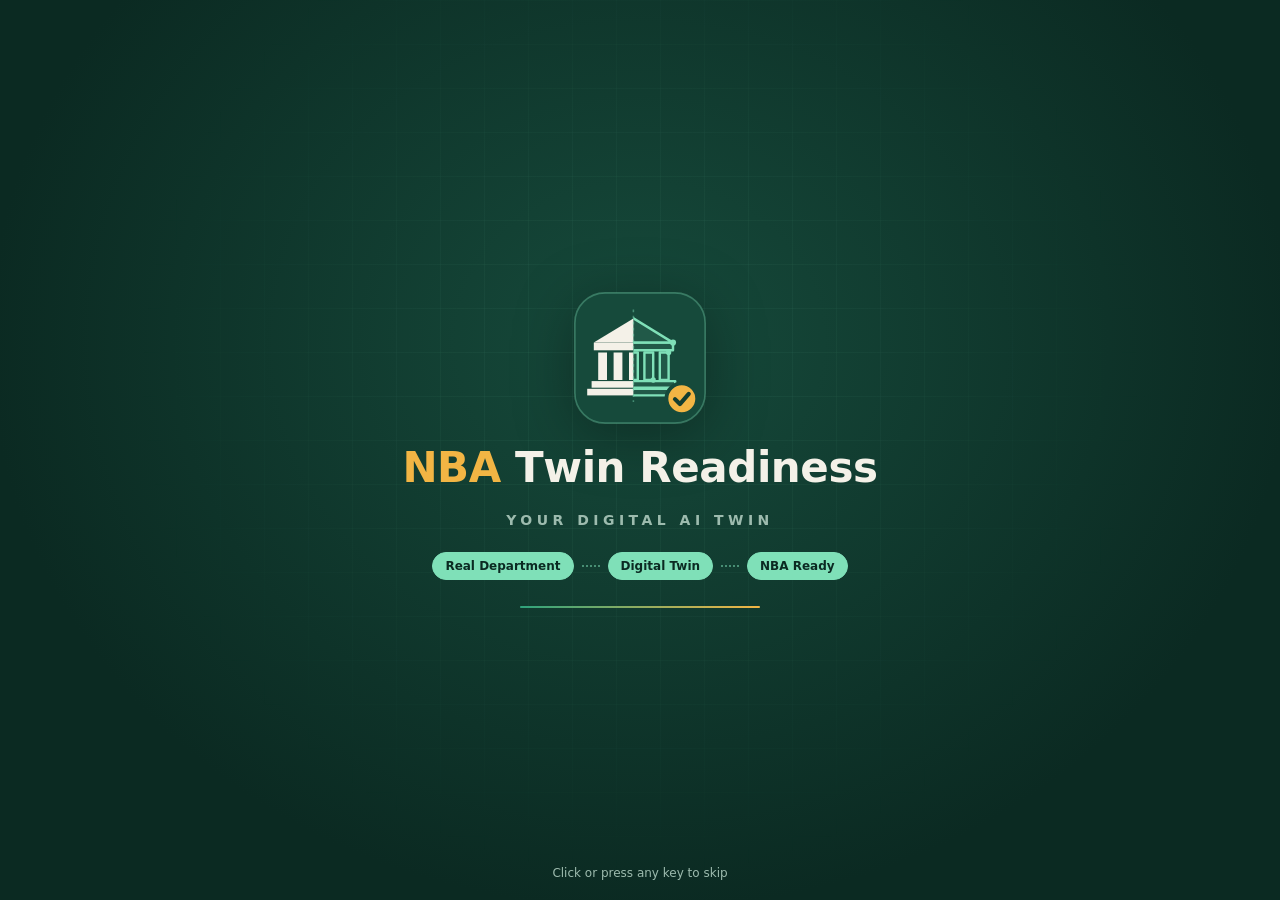
<file: frontend/index.html>
<!DOCTYPE html>
<html lang="en">
<head>
<meta charset="UTF-8">
<meta name="viewport" content="width=device-width, initial-scale=1.0">
<title>NBA Twin Readiness</title>
<link rel="icon" href="assets/favicon.svg" type="image/svg+xml">
<style>
  /* ---- Palette matched to the NBA Twin Readiness dashboard ---- */
  :root{
    --bg:#0B2A22; --bg2:#164A3B;
    --mint:#7FE0B8; --green:#2FA37C; --gold:#F2B544;
    --text:#F4F1E8; --muted:#9DBBAE;
  }
  *{box-sizing:border-box;margin:0;padding:0}
  html,body{height:100%}
  body{
    background:radial-gradient(ellipse at 50% 38%, var(--bg2) 0%, var(--bg) 72%);
    color:var(--text);
    font-family:"Inter","Segoe UI",system-ui,-apple-system,Roboto,sans-serif;
    overflow:hidden; cursor:pointer;
  }
  body::before{ /* faint grid = digital backdrop */
    content:"";position:fixed;inset:0;
    background-image:linear-gradient(rgba(127,224,184,.07) 1px,transparent 1px),
                     linear-gradient(90deg,rgba(127,224,184,.07) 1px,transparent 1px);
    background-size:44px 44px;
    mask-image:radial-gradient(circle at 50% 42%,#000 0%,transparent 62%);
    -webkit-mask-image:radial-gradient(circle at 50% 42%,#000 0%,transparent 62%);
  }
  .splash{position:fixed;inset:0;display:flex;flex-direction:column;align-items:center;justify-content:center;
          gap:20px;text-align:center;padding:24px;transition:opacity .45s ease,transform .45s ease}
  .splash.exit{opacity:0;transform:scale(1.04)}

  /* ---- Logo: real building -> digital twin -> NBA-ready check ---- */
  .logo-wrap{position:relative}
  .logo-wrap::after{content:"";position:absolute;inset:-12px;border-radius:38px;
    border:1.5px solid var(--mint);opacity:0;animation:ring 1.6s ease-out 2.8s forwards}
  .logo{width:min(30vw,132px);height:auto;display:block;overflow:visible;
        filter:drop-shadow(0 10px 30px rgba(0,0,0,.35));
        transform:scale(.6);opacity:0;animation:tileIn .8s cubic-bezier(.2,.9,.25,1.2) forwards}
  .real{opacity:0;transform:translateY(8px);animation:rise .7s cubic-bezier(.2,.8,.2,1) .4s forwards}
  .twin{stroke-dasharray:1;stroke-dashoffset:1;fill-opacity:0;
        animation:draw 1.2s cubic-bezier(.65,0,.35,1) 1.0s forwards, twinFill .6s ease 2.0s forwards}
  .axis{opacity:0;animation:fade .6s ease .8s forwards}
  .scan{opacity:0;transform:translateY(-24px);animation:scan 1.2s cubic-bezier(.5,0,.5,1) .9s forwards}
  .node,.badge{transform-box:fill-box;transform-origin:center;transform:scale(0);
        animation:pop .45s cubic-bezier(.3,1.6,.5,1) var(--t) forwards}
  .tick{stroke-dasharray:1;stroke-dashoffset:1;animation:draw .5s ease 2.6s forwards}

  /* ---- Text ---- */
  h1{font-size:clamp(24px,4.6vw,42px);font-weight:700;letter-spacing:-.01em;line-height:1.15}
  h1 .ch{display:inline-block;opacity:0;transform:translateY(14px);filter:blur(6px);
         animation:rise .5s cubic-bezier(.2,.8,.2,1) forwards}
  h1 .acc{color:var(--gold)}
  .tag{font-size:clamp(12px,1.6vw,14px);letter-spacing:.32em;text-transform:uppercase;font-weight:600;
       background:linear-gradient(90deg,var(--muted) 0 40%,var(--mint) 50%,var(--muted) 60% 100%);
       background-size:250% 100%;background-position:100% 0;
       -webkit-background-clip:text;background-clip:text;color:transparent;
       opacity:0;animation:fade .7s ease 2.6s forwards,shimmer 1.8s ease 2.8s forwards}

  /* ---- Core idea chips: Real Department -> Digital Twin -> NBA Ready ---- */
  .steps{display:flex;align-items:center;gap:8px;margin-top:4px;font-size:12px;font-weight:600;color:var(--muted)}
  .steps span{padding:6px 12px;border-radius:999px;border:1px solid rgba(157,187,174,.25);opacity:0;
              transform:translateY(4px);animation:lit .45s ease var(--t) forwards}
  .steps span.done{animation:lit .45s ease var(--t) forwards, on .4s ease calc(var(--t) + .3s) forwards}
  .steps i{width:18px;height:0;border-top:2px dotted rgba(127,224,184,.5);opacity:0;animation:fade .3s ease var(--t) forwards}
  .bar{width:min(52vw,240px);height:2px;border-radius:2px;background:rgba(157,187,174,.15);overflow:hidden;margin-top:6px}
  .bar span{display:block;height:100%;transform-origin:left;transform:scaleX(0);
            background:linear-gradient(90deg,var(--green),var(--gold));animation:load 4.8s cubic-bezier(.3,0,.2,1) forwards}
  .skip{position:fixed;bottom:20px;font-size:12px;color:var(--muted);opacity:0;animation:fade .5s ease 1.2s forwards}

  @keyframes draw{to{stroke-dashoffset:0}}
  @keyframes tileIn{to{opacity:1;transform:none}}
  @keyframes twinFill{to{fill-opacity:.10}}
  @keyframes fade{to{opacity:1}}
  @keyframes pop{to{transform:scale(1)}}
  @keyframes rise{to{opacity:1;transform:none;filter:none}}
  @keyframes shimmer{to{background-position:0 0}}
  @keyframes load{to{transform:scaleX(1)}}
  @keyframes scan{0%{opacity:0;transform:translateY(-24px)}15%{opacity:1}85%{opacity:1}100%{opacity:0;transform:translateY(80px)}}
  @keyframes ring{0%{opacity:.7;transform:scale(.85)}100%{opacity:0;transform:scale(1.25)}}
  @keyframes lit{to{opacity:1;transform:none}}
  @keyframes on{to{color:#0B2A22;background:var(--mint);border-color:var(--mint)}}

  @media (prefers-reduced-motion:reduce){
    *,*::before,*::after{animation-duration:.01ms!important;animation-delay:0s!important;transition:none!important}
  }
</style>
</head>
<body>
<main class="splash" id="splash" aria-label="Loading NBA Twin Readiness">
  <div class="logo-wrap">
    <svg class="logo" viewBox="0 0 120 120" aria-hidden="true">
      <defs>
        <g id="bld">
          <polygon pathLength="1" points="18,46 54,24 90,46"/>
          <rect pathLength="1" x="18" y="46" width="72" height="7"/>
          <rect pathLength="1" x="22" y="55" width="8" height="25"/>
          <rect pathLength="1" x="36" y="55" width="8" height="25"/>
          <rect pathLength="1" x="50" y="55" width="8" height="25"/>
          <rect pathLength="1" x="64" y="55" width="8" height="25"/>
          <rect pathLength="1" x="78" y="55" width="8" height="25"/>
          <rect pathLength="1" x="16" y="81" width="76" height="6"/>
          <rect pathLength="1" x="12" y="88" width="84" height="6"/>
        </g>
        <clipPath id="L"><rect x="0" y="0" width="54" height="120"/></clipPath>
        <clipPath id="R"><rect x="54" y="0" width="66" height="120"/></clipPath>
        <linearGradient id="scanG" x1="0" y1="0" x2="0" y2="1">
          <stop offset="0" stop-color="#7FE0B8" stop-opacity="0"/>
          <stop offset=".85" stop-color="#7FE0B8" stop-opacity=".3"/>
          <stop offset="1" stop-color="#7FE0B8" stop-opacity=".9"/>
        </linearGradient>
      </defs>
      <rect x="0.75" y="0.75" width="118.5" height="118.5" rx="27.5" fill="#164A3B" stroke="#7FE0B8" stroke-opacity=".35" stroke-width="1.5"/>
      <!-- real department -->
      <g class="real"><use href="#bld" clip-path="url(#L)" fill="#F4F1E8"/></g>
      <!-- scan building the twin -->
      <g clip-path="url(#R)"><rect class="scan" x="54" y="10" width="66" height="22" fill="url(#scanG)"/></g>
      <!-- digital twin -->
      <use class="twin" href="#bld" clip-path="url(#R)" fill="#7FE0B8"
           stroke="#7FE0B8" stroke-width="2.2" stroke-linejoin="round"/>
      <circle class="node" style="--t:1.8s" cx="90" cy="46" r="2.8" fill="#7FE0B8"/>
      <circle class="node" style="--t:2.0s" cx="86" cy="55" r="2.4" fill="#7FE0B8"/>
      <circle class="node" style="--t:2.2s" cx="72" cy="80" r="2.4" fill="#7FE0B8"/>
      <line class="axis" x1="54" y1="16" x2="54" y2="100" stroke="#7FE0B8" stroke-opacity=".45" stroke-width="1.4" stroke-dasharray="2.5 3"/>
      <!-- NBA-ready badge -->
      <circle class="badge" style="--t:2.4s" cx="98" cy="97" r="14" fill="#F2B544" stroke="#164A3B" stroke-width="3.5"/>
      <path class="tick" pathLength="1" d="M91.8 97.4 L96.3 101.9 L104.3 92.6" fill="none" stroke="#123D31" stroke-width="3.8" stroke-linecap="round" stroke-linejoin="round"/>
    </svg>
  </div>

  <h1 id="title" data-text="NBA Twin Readiness">NBA Twin Readiness</h1>
  <p class="tag">Your Digital AI Twin</p>
  <div class="steps" aria-hidden="true">
    <span class="done" style="--t:2.9s">Real Department</span><i style="--t:3.3s"></i>
    <span class="done" style="--t:3.5s">Digital Twin</span><i style="--t:3.9s"></i>
    <span class="done" style="--t:4.1s">NBA Ready</span>
  </div>
  <div class="bar"><span></span></div>
  <p class="skip">Click or press any key to skip</p>
</main>

<script>
  /* ---- Config ---- */
  const DASHBOARD_URL    = "login.html";     // splash -> directly to login
  const SPLASH_MS        = 5000;             // 5.0 seconds for clear, graceful viewing
  const ONCE_PER_SESSION = false;            // show splash screen on visits
  const ACCENT_LETTERS   = 3;                // first N letters in gold ("NBA")

  const go = () => window.location.replace(DASHBOARD_URL);

  const h1 = document.getElementById("title");
  const text = h1.dataset.text;
  h1.textContent = "";
  [...text].forEach((c, i) => {
    const s = document.createElement("span");
    s.className = "ch" + (i < ACCENT_LETTERS ? " acc" : "");
    s.textContent = c === " " ? " " : c;
    s.style.animationDelay = (1.6 + i * 0.045) + "s";
    h1.appendChild(s);
  });
  h1.setAttribute("aria-label", text);

  let left = false;
  const leave = () => {
    if (left) return; left = true;
    document.getElementById("splash").classList.add("exit");
    setTimeout(go, 450);
  };
  setTimeout(leave, SPLASH_MS);
  addEventListener("click", leave);
  addEventListener("keydown", leave);
</script>
</body>
</html>
</file>
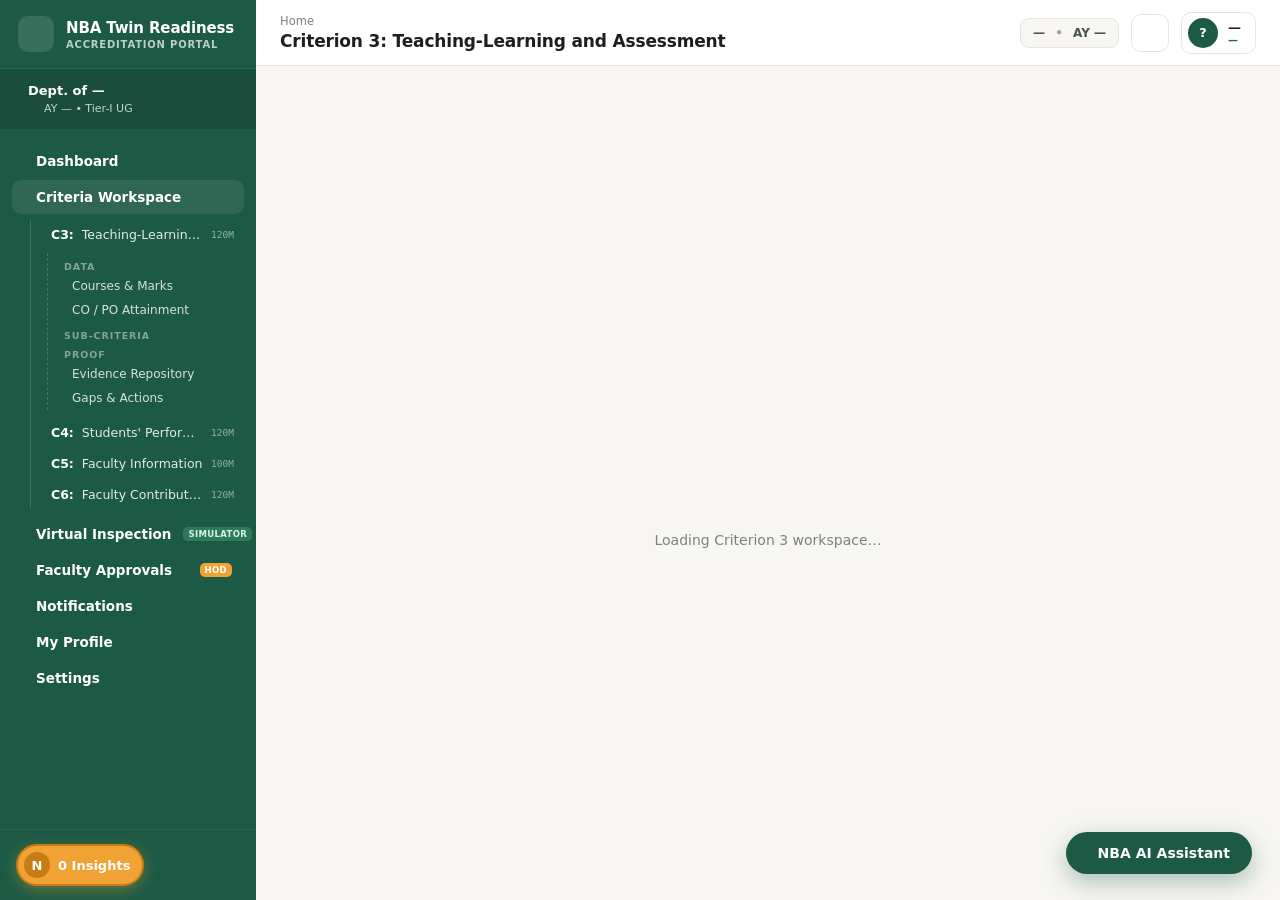
<file: frontend/criterion3.html>
<!doctype html>
<html lang="en"><head><meta charset="UTF-8"><meta http-equiv="refresh" content="0; url=app.html#/dashboard"><title>Redirecting…</title></head>
<body><a href="app.html#/dashboard">Open the Criterion 3 dashboard</a></body></html>
</file>
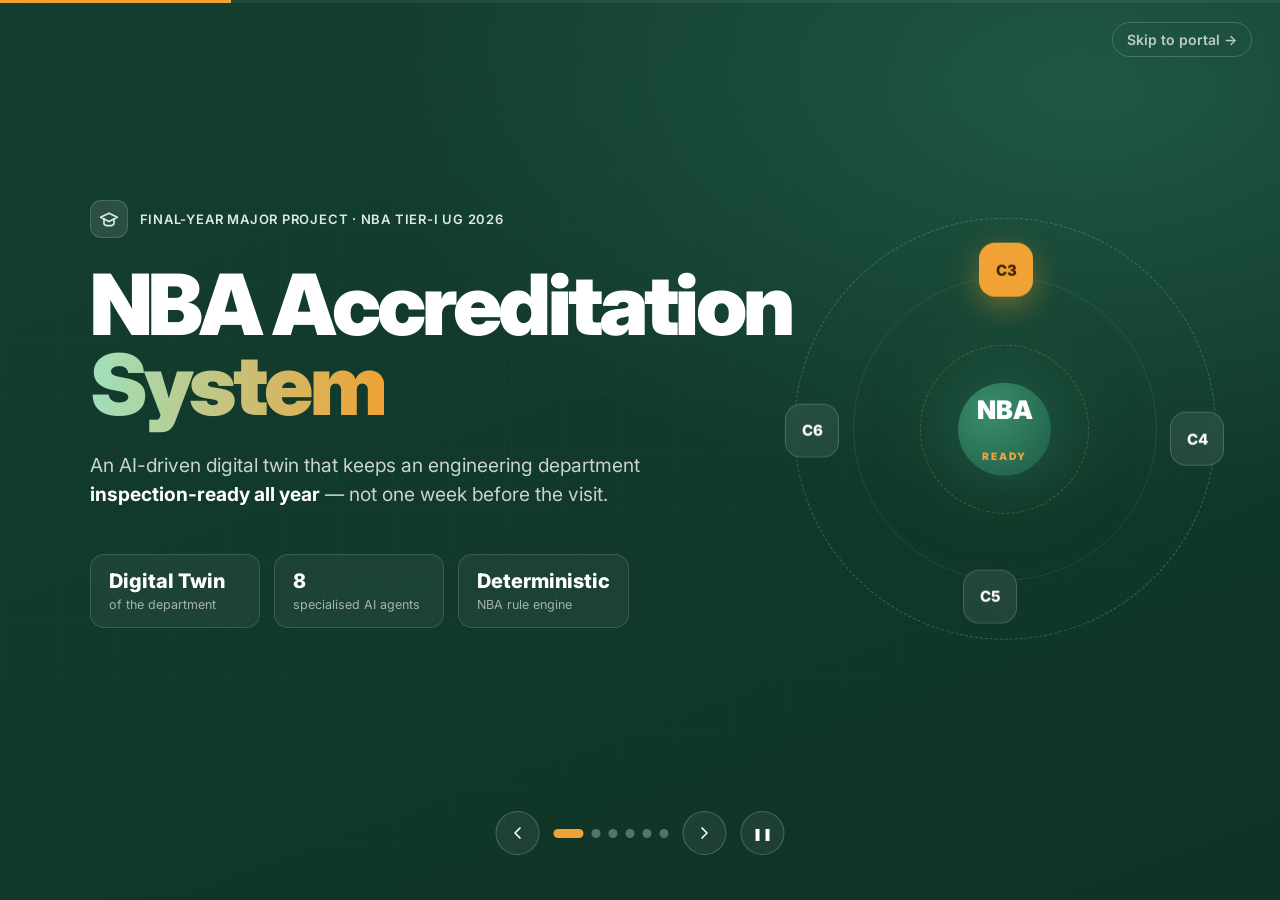
<file: frontend/intro.html>
<!doctype html>
<html lang="en">
<head>
  <meta charset="UTF-8" />
  <meta name="viewport" content="width=device-width, initial-scale=1.0" />
  <title>NBA Accreditation System — AI-Driven Readiness</title>
  <link rel="icon" href="assets/favicon.svg" type="image/svg+xml" />
  <link rel="preconnect" href="https://fonts.googleapis.com" />
  <link rel="preconnect" href="https://fonts.gstatic.com" crossorigin />
  <link href="https://fonts.googleapis.com/css2?family=Inter:wght@400;500;600;700;800;900&family=JetBrains+Mono:wght@500&display=swap" rel="stylesheet" />
  <link rel="stylesheet" href="css/slideshow.css" />
</head>
<body>
  <main class="deck" id="deck" aria-roledescription="carousel" aria-label="NBA Accreditation System introduction">

    <!-- 1. Title -->
    <section class="slide s-title is-active" aria-roledescription="slide" aria-label="1 of 6">
      <div class="grid-bg"></div>
      <div class="s-inner">
        <div class="kicker anim" style="--d:0"><span class="logo-dot"><i data-icon="cap" data-size="20"></i></span>Final-Year Major Project · NBA Tier-I UG 2026</div>
        <h1 class="mega anim" style="--d:1">NBA Accreditation<br /><em>System</em></h1>
        <p class="lead anim" style="--d:2">An AI-driven digital twin that keeps an engineering department <strong>inspection-ready all year</strong> — not one week before the visit.</p>
        <div class="title-stats anim" style="--d:3">
          <div><b>Digital Twin</b><span>of the department</span></div>
          <div><b>8</b><span>specialised AI agents</span></div>
          <div><b>Deterministic</b><span>NBA rule engine</span></div>
        </div>
      </div>
      <div class="orbit" aria-hidden="true">
        <div class="ring r1"></div><div class="ring r2"></div><div class="ring r3"></div>
        <div class="core">NBA<br /><small>READY</small></div>
        <span class="sat a">C3</span><span class="sat b">C4</span><span class="sat c">C5</span><span class="sat d">C6</span>
      </div>
    </section>

    <!-- 2. Problem -->
    <section class="slide s-problem" aria-roledescription="slide" aria-label="2 of 6">
      <div class="s-inner two-col">
        <div>
          <div class="eyebrow anim" style="--d:0">The problem</div>
          <h2 class="big anim" style="--d:1">NBA visits next month.<br />The evidence is in <em>40 folders.</em></h2>
          <p class="lead anim" style="--d:2">Excel sheets, Drive folders, paper files, manual calculations — and a frantic hunt for missing documents right before inspection.</p>
        </div>
        <div class="chaos anim" style="--d:2" aria-hidden="true">
          <div class="paper p1">Faculty_Records_FINAL_v3.xlsx</div>
          <div class="paper p2">CO_attainment (old).xlsx</div>
          <div class="paper p3">Lab_records_scan.pdf</div>
          <div class="paper p4">Placement_stats.docx</div>
          <div class="paper p5">Course_File_ML ??</div>
          <div class="paper p6 missing">Feedback analysis — MISSING</div>
          <div class="paper p7 missing">Remedial class proof — MISSING</div>
        </div>
      </div>
    </section>

    <!-- 3. Loop -->
    <section class="slide s-loop" aria-roledescription="slide" aria-label="3 of 6">
      <div class="s-inner center">
        <div class="eyebrow anim" style="--d:0">Our solution</div>
        <h2 class="big anim" style="--d:1">A continuous readiness loop</h2>
        <div class="loop anim" style="--d:2">
          <div class="step"><span>01</span><b>Collect</b><small>department data</small></div>
          <div class="arrow"></div>
          <div class="step"><span>02</span><b>Store</b><small>evidence with context</small></div>
          <div class="arrow"></div>
          <div class="step"><span>03</span><b>Check</b><small>NBA requirements</small></div>
          <div class="arrow"></div>
          <div class="step"><span>04</span><b>Analyze</b><small>outcomes &amp; gaps</small></div>
          <div class="arrow"></div>
          <div class="step"><span>05</span><b>Fix</b><small>assign actions</small></div>
          <div class="arrow"></div>
          <div class="step hl"><span>06</span><b>Prove</b><small>verified reports</small></div>
        </div>
        <p class="lead small anim" style="--d:3">Real department → Digital Twin → NBA rulebook → compliance → virtual inspection.</p>
      </div>
    </section>

    <!-- 4. Criterion 3 -->
    <section class="slide s-c3" aria-roledescription="slide" aria-label="4 of 6">
      <div class="s-inner two-col">
        <div>
          <div class="eyebrow anim" style="--d:0">Focus · Criterion 3 · 120 marks</div>
          <h2 class="big anim" style="--d:1">Did students <em>actually learn</em> what we promised?</h2>
          <p class="lead anim" style="--d:2">Marks roll up into CO, PO and PSO attainment. A weak outcome triggers a gap, a remedial action and re-assessment.</p>
        </div>
        <div class="attain anim" style="--d:2" aria-hidden="true">
          <div class="pipe"><span>Marks</span><i></i><span>CO</span><i></i><span>PO</span><i></i><span>PSO</span></div>
          <div class="co-bars">
            <div class="co"><label>CO1</label><div class="track"><div class="fill" style="--w:80%"></div></div><b>80%</b></div>
            <div class="co weak"><label>CO2</label><div class="track"><div class="fill" style="--w:62%"></div></div><b>62%</b></div>
            <div class="co"><label>CO3</label><div class="track"><div class="fill" style="--w:78%"></div></div><b>78%</b></div>
          </div>
          <div class="gap-chip">CO2 weak → Gap → Remedial action → Re-assess</div>
        </div>
      </div>
    </section>

    <!-- 5. Architecture -->
    <section class="slide s-arch" aria-roledescription="slide" aria-label="5 of 6">
      <div class="s-inner center">
        <div class="eyebrow anim" style="--d:0">How it decides</div>
        <h2 class="big anim" style="--d:1">Rules decide the score.<br /><em>AI explains it.</em></h2>
        <div class="arch anim" style="--d:2">
          <div class="tier"><b>Frontend</b><small>HTML · CSS · JS (served by FastAPI)</small></div>
          <div class="link"></div>
          <div class="tier"><b>FastAPI backend</b><small>JWT · RBAC · Digital Twin</small></div>
          <div class="link"></div>
          <div class="tier hl"><b>Deterministic NBA engine</b><small>PASS · WARNING · FAIL</small></div>
          <div class="link"></div>
          <div class="tier"><b>8 AI agents + RAG</b><small>advisory only · never alter marks</small></div>
        </div>
      </div>
    </section>

    <!-- 6. CTA -->
    <section class="slide s-cta" aria-roledescription="slide" aria-label="6 of 6">
      <div class="grid-bg"></div>
      <div class="s-inner center">
        <div class="eyebrow anim" style="--d:0">Live demo</div>
        <h2 class="mega small anim" style="--d:1">Criterion 3 Workspace</h2>
        <p class="lead anim" style="--d:2">Teaching-Learning &amp; Assessment — live readiness, evidence, gaps and AI analysis from the backend.</p>
        <a class="cta anim" style="--d:3" href="login.html">Enter the portal <i data-icon="chevRight" data-size="18"></i></a>
      </div>
    </section>

    <nav class="controls" aria-label="Slide controls">
      <button class="ctrl" id="prev" aria-label="Previous slide"><i data-icon="chevLeft" data-size="20"></i></button>
      <div class="dots" id="dots" role="tablist"></div>
      <button class="ctrl" id="next" aria-label="Next slide"><i data-icon="chevRight" data-size="20"></i></button>
      <button class="ctrl" id="pause" aria-label="Pause autoplay"><span id="pauseIcon">❚❚</span></button>
    </nav>
    <div class="progress-bar"><div id="bar"></div></div>
    <a class="skip" href="login.html">Skip to portal →</a>
  </main>

  <script src="js/utils.js"></script>
  <script src="js/slideshow.js"></script>
</body>
</html>
</file>
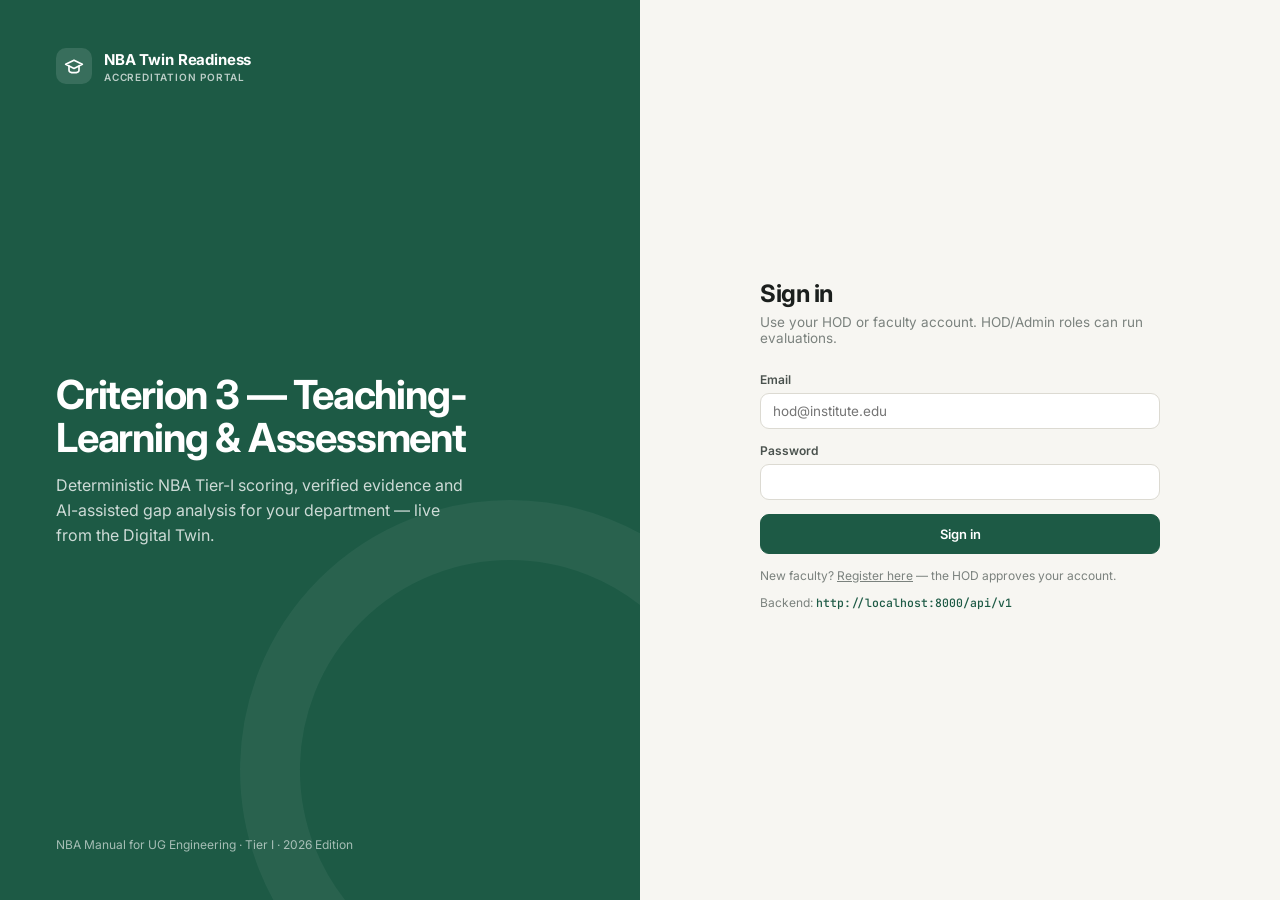
<file: frontend/login.html>
<!doctype html>
<html lang="en">
<head>
  <meta charset="UTF-8" />
  <meta name="viewport" content="width=device-width, initial-scale=1.0" />
  <title>Sign in — NBA Twin Readiness</title>
  <link rel="icon" href="assets/favicon.svg" type="image/svg+xml" />
  <link href="https://fonts.googleapis.com/css2?family=Inter:wght@400;500;600;700;800&family=JetBrains+Mono:wght@500&display=swap" rel="stylesheet" />
  <link rel="stylesheet" href="css/styles.css" />
  <style>
    .login-wrap { min-height: 100vh; display: grid; grid-template-columns: 1fr 1fr; }
    .login-side { background: var(--green-700); color: #fff; padding: 48px 56px; display: flex; flex-direction: column; justify-content: space-between; position: relative; overflow: hidden; }
    .login-side::after { content: ""; position: absolute; right: -140px; bottom: -140px; width: 420px; height: 420px; border-radius: 50%; border: 60px solid rgba(255,255,255,.05); }
    .login-side h1 { font-size: 40px; line-height: 1.08; letter-spacing: -.03em; margin: 0 0 14px; max-width: 460px; }
    .login-side p { opacity: .78; max-width: 420px; line-height: 1.55; margin: 0; }
    .login-form { display: grid; place-items: center; padding: 40px; }
    .login-card { width: min(400px, 100%); }
    .login-card h2 { font-size: 24px; margin: 0 0 6px; letter-spacing: -.02em; }
    .login-card .sub { color: var(--ink-3); font-size: 13.5px; margin: 0 0 26px; }
    @media (max-width: 860px) { .login-wrap { grid-template-columns: 1fr; } .login-side { display: none; } }
  </style>
</head>
<body>
  <div class="login-wrap">
    <aside class="login-side">
      <div class="sb-brand" style="padding:0;border:0">
        <div class="sb-logo"><i data-icon="cap" data-size="20"></i></div>
        <div><div class="sb-title">NBA Twin Readiness</div><div class="sb-sub">Accreditation Portal</div></div>
      </div>
      <div>
        <h1>Criterion 3 — Teaching-Learning &amp; Assessment</h1>
        <p>Deterministic NBA Tier-I scoring, verified evidence and AI-assisted gap analysis for your department — live from the Digital Twin.</p>
      </div>
      <div class="small" style="opacity:.6">NBA Manual for UG Engineering · Tier I · 2026 Edition</div>
    </aside>
    <main class="login-form">
      <form class="login-card" id="form" novalidate>
        <h2>Sign in</h2>
        <p class="sub">Use your HOD or faculty account. HOD/Admin roles can run evaluations.</p>
        <div id="msg"></div>
        <div class="field"><label for="email">Email</label><input class="input" id="email" type="email" autocomplete="username" required placeholder="hod@institute.edu" /></div>
        <div class="field"><label for="password">Password</label><input class="input" id="password" type="password" autocomplete="current-password" required /></div>
        <button class="btn primary" id="submit" type="submit" style="width:100%;justify-content:center;padding:11px">Sign in</button>
        <p class="small muted" style="margin-top:14px">New faculty? <a href="#" id="showReg">Register here</a> — the HOD approves your account.</p>
        <p class="small muted" style="margin-top:6px">Backend: <span class="code" id="apiBase"></span></p>
      </form>
      <form class="login-card hidden" id="regForm" novalidate>
        <h2>Faculty registration</h2>
        <p class="sub">Your account stays pending until the HOD approves it in Faculty Approvals.</p>
        <div id="regMsg"></div>
        <div class="field"><label>Full name</label><input class="input" name="full_name" required /></div>
        <div class="field"><label>Email</label><input class="input" name="email" type="email" required /></div>
        <div class="field"><label>Password (min 8 characters)</label><input class="input" name="password" type="password" minlength="8" required /></div>
        <div class="field"><label>Faculty ID</label><input class="input" name="faculty_id" required /></div>
        <div class="field"><label>Designation</label><input class="input" name="designation" value="Assistant Professor" required /></div>
        <div class="field"><label>Department</label><input class="input" name="department" value="Artificial Intelligence and Machine Learning" required /></div>
        <button class="btn primary" type="submit" style="width:100%;justify-content:center;padding:11px">Submit registration</button>
        <p class="small muted" style="margin-top:14px"><a href="#" id="showLogin">Back to sign in</a></p>
      </form>
    </main>
  </div>
  <script src="js/config.js"></script>
  <script src="js/utils.js"></script>
  <script src="js/api.js"></script>
  <script>
    hydrateIcons();
    U.$("#apiBase").textContent = NBA_CONFIG.API_BASE;
    if (API.token.get()) location.replace("app.html#/dashboard");
    if (new URLSearchParams(location.search).has("expired"))
      U.$("#msg").innerHTML = '<div class="alert info" style="margin-bottom:14px">Your session expired. Please sign in again.</div>';

    U.$("#showReg").onclick = (e) => { e.preventDefault(); U.$("#form").classList.add("hidden"); U.$("#regForm").classList.remove("hidden"); };
    U.$("#showLogin").onclick = (e) => { e.preventDefault(); U.$("#regForm").classList.add("hidden"); U.$("#form").classList.remove("hidden"); };
    U.$("#regForm").addEventListener("submit", async (e) => {
      e.preventDefault();
      const f = e.target.elements, body = {};
      ["full_name", "email", "password", "faculty_id", "designation", "department"].forEach((k) => body[k] = f[k].value.trim());
      try {
        await API.register(body);
        U.$("#regMsg").innerHTML = '<div class="alert ok" style="margin-bottom:14px">Registered. Ask the HOD to approve you under Faculty Approvals, then sign in.</div>';
        e.target.reset();
      } catch (err) { U.$("#regMsg").innerHTML = `<div class="alert err" style="margin-bottom:14px">${U.esc(err.message)}</div>`; }
    });

    U.$("#form").addEventListener("submit", async (e) => {
      e.preventDefault();
      const btn = U.$("#submit");
      const email = U.$("#email").value.trim(), password = U.$("#password").value;
      if (!email || !password) { U.$("#msg").innerHTML = '<div class="alert err" style="margin-bottom:14px">Enter email and password.</div>'; return; }
      btn.disabled = true; btn.textContent = "Signing in…";
      try {
        const t = await API.login(email, password);
        API.token.set(t.access_token);
        location.replace("app.html#/dashboard");
      } catch (err) {
        U.$("#msg").innerHTML = `<div class="alert err" style="margin-bottom:14px">${U.esc(err.message)}</div>`;
        btn.disabled = false; btn.textContent = "Sign in";
      }
    });
  </script>
</body>
</html>
</file>
<file: frontend/css/slideshow.css>
:root {
  --g9: #0f3326; --g8: #143f30; --g7: #1d5a45; --g5: #2f7a5d; --g3: #7fb59a; --g1: #dcebe3;
  --cream: #f7f6f2; --amber: #f0a234; --red: #e0614b;
  font-family: Inter, system-ui, sans-serif;
}
* { box-sizing: border-box; }
html, body { margin: 0; height: 100%; background: var(--g9); color: #fff; overflow: hidden; -webkit-font-smoothing: antialiased; }
button { font: inherit; cursor: pointer; }
.ic { display: inline-block; vertical-align: middle; }

.deck { position: relative; height: 100vh; width: 100vw; }
.slide {
  position: absolute; inset: 0; display: flex; align-items: center; justify-content: center; padding: 6vh 7vw 14vh;
  opacity: 0; visibility: hidden; transition: opacity .7s ease, visibility .7s;
  background: radial-gradient(1200px 700px at 85% 10%, rgba(47,122,93,.45), transparent 60%), linear-gradient(160deg, var(--g8), var(--g9));
}
.slide.is-active { opacity: 1; visibility: visible; }
.slide .anim { opacity: 0; transform: translateY(26px); }
.slide.is-active .anim { animation: rise .8s cubic-bezier(.2,.7,.2,1) forwards; animation-delay: calc(var(--d) * 140ms + 150ms); }
@keyframes rise { to { opacity: 1; transform: none; } }

.s-inner { position: relative; z-index: 2; width: 100%; max-width: 1180px; }
.s-inner.center { text-align: center; display: flex; flex-direction: column; align-items: center; }
.two-col { display: grid; grid-template-columns: 1.05fr 1fr; gap: 6vw; align-items: center; }

.grid-bg { position: absolute; inset: 0; z-index: 1; opacity: .35;
  background-image: linear-gradient(rgba(255,255,255,.05) 1px, transparent 1px), linear-gradient(90deg, rgba(255,255,255,.05) 1px, transparent 1px);
  background-size: 56px 56px; mask-image: radial-gradient(ellipse at 30% 50%, #000 30%, transparent 75%); }

.kicker { display: inline-flex; align-items: center; gap: 12px; font-size: 13px; font-weight: 600; letter-spacing: .06em; text-transform: uppercase; color: var(--g1); }
.logo-dot { width: 38px; height: 38px; border-radius: 11px; background: rgba(255,255,255,.1); display: grid; place-items: center; border: 1px solid rgba(255,255,255,.15); }
.eyebrow { font-size: 13px; font-weight: 700; letter-spacing: .14em; text-transform: uppercase; color: var(--amber); margin-bottom: 18px; }
.mega { font-size: clamp(44px, 6.6vw, 104px); line-height: .95; font-weight: 900; letter-spacing: -.045em; margin: 26px 0 26px; }
.mega.small { font-size: clamp(40px, 6vw, 84px); margin: 0 0 20px; }
.mega em, .big em { font-style: normal; color: transparent; background: linear-gradient(90deg, #9fe0bd, var(--amber)); -webkit-background-clip: text; background-clip: text; }
.big { font-size: clamp(32px, 4.4vw, 60px); line-height: 1.05; font-weight: 800; letter-spacing: -.03em; margin: 0 0 22px; }
.lead { font-size: clamp(16px, 1.5vw, 21px); line-height: 1.55; color: rgba(255,255,255,.78); max-width: 640px; margin: 0; }
.center .lead { margin: 0 auto; }
.lead.small { font-size: 15px; margin-top: 34px; color: rgba(255,255,255,.6); }
.lead strong { color: #fff; }

.title-stats { display: flex; gap: 14px; margin-top: 44px; flex-wrap: wrap; }
.title-stats div { border: 1px solid rgba(255,255,255,.14); background: rgba(255,255,255,.05); border-radius: 14px; padding: 14px 18px; min-width: 170px; backdrop-filter: blur(6px); }
.title-stats b { display: block; font-size: 20px; font-weight: 800; }
.title-stats span { font-size: 12.5px; color: rgba(255,255,255,.6); }

/* Orbit visual on title slide */
.orbit { position: absolute; right: 5vw; top: 50%; transform: translateY(-55%); width: min(33vw, 460px); aspect-ratio: 1; z-index: 1; pointer-events: none; }
.ring { position: absolute; border-radius: 50%; border: 1px dashed rgba(159,224,189,.28); inset: 0; animation: spin 60s linear infinite; }
.ring.r2 { inset: 14%; border-style: solid; border-color: rgba(255,255,255,.08); animation-duration: 40s; animation-direction: reverse; }
.ring.r3 { inset: 30%; border-color: rgba(240,162,52,.3); animation-duration: 25s; }
.core { position: absolute; inset: 39%; border-radius: 50%; background: radial-gradient(circle at 35% 30%, #3a8f6c, var(--g7)); display: grid; place-items: center; text-align: center; font-weight: 900; font-size: clamp(16px, 2vw, 26px); line-height: 1; box-shadow: 0 0 80px rgba(47,122,93,.7); }
.core small { font-size: 40%; letter-spacing: .2em; color: var(--amber); }
.sat { position: absolute; width: 54px; height: 54px; border-radius: 16px; display: grid; place-items: center; font-weight: 800; font-size: 15px; background: rgba(255,255,255,.08); border: 1px solid rgba(255,255,255,.18); backdrop-filter: blur(4px); animation: float 6s ease-in-out infinite; }
.sat.a { top: 6%; left: 44%; background: var(--amber); color: #3a2200; border: 0; box-shadow: 0 10px 30px rgba(240,162,52,.4); }
.sat.b { top: 46%; right: -2%; animation-delay: -1.5s; }
.sat.c { bottom: 4%; left: 40%; animation-delay: -3s; }
.sat.d { top: 44%; left: -2%; animation-delay: -4.5s; }
@keyframes spin { to { transform: rotate(360deg); } }
@keyframes float { 50% { transform: translateY(-10px); } }

/* Problem: chaotic papers */
.chaos { position: relative; height: 420px; }
.paper { position: absolute; background: #fbfaf6; color: #2a2f2c; border-radius: 10px; padding: 16px 18px; font-size: 13.5px; font-weight: 600; box-shadow: 0 18px 40px rgba(0,0,0,.35); font-family: "JetBrains Mono", monospace; width: 270px; border-left: 4px solid #c9c5b8; }
.paper.missing { background: #fff1ee; color: #a3321f; border-left-color: var(--red); }
.p1 { top: 0; left: 6%; transform: rotate(-6deg); }
.p2 { top: 56px; left: 40%; transform: rotate(5deg); }
.p3 { top: 130px; left: 0; transform: rotate(3deg); }
.p4 { top: 190px; left: 46%; transform: rotate(-4deg); }
.p5 { top: 262px; left: 12%; transform: rotate(-2deg); }
.p6 { top: 318px; left: 44%; transform: rotate(4deg); }
.p7 { top: 372px; left: 4%; transform: rotate(-5deg); }
.slide.is-active .paper { animation: drop .7s cubic-bezier(.2,.8,.3,1.2) backwards; }
.slide.is-active .p2 { animation-delay: .35s } .slide.is-active .p3 { animation-delay: .45s } .slide.is-active .p4 { animation-delay: .55s }
.slide.is-active .p5 { animation-delay: .65s } .slide.is-active .p6 { animation-delay: .9s } .slide.is-active .p7 { animation-delay: 1.05s }
@keyframes drop { from { opacity: 0; translate: 0 -40px; } }

/* Loop */
.loop { display: flex; align-items: center; justify-content: center; flex-wrap: wrap; gap: 10px; margin-top: 26px; }
.step { width: 150px; padding: 22px 14px; border-radius: 18px; background: rgba(255,255,255,.06); border: 1px solid rgba(255,255,255,.14); text-align: center; }
.step span { font-family: "JetBrains Mono", monospace; font-size: 12px; color: var(--g3); }
.step b { display: block; font-size: 22px; font-weight: 800; margin: 8px 0 4px; }
.step small { font-size: 12px; color: rgba(255,255,255,.6); }
.step.hl { background: var(--amber); color: #2e1a00; border-color: var(--amber); }
.step.hl span, .step.hl small { color: rgba(46,26,0,.7); }
.arrow { width: 22px; height: 2px; background: rgba(255,255,255,.3); position: relative; }
.arrow::after { content: ""; position: absolute; right: -1px; top: -4px; border: 5px solid transparent; border-left-color: rgba(255,255,255,.4); border-right: 0; }
.slide.is-active .step { animation: pop .5s backwards; }
.slide.is-active .step:nth-of-type(1) { animation-delay: .5s } .slide.is-active .step:nth-of-type(2) { animation-delay: .65s }
.slide.is-active .step:nth-of-type(3) { animation-delay: .8s } .slide.is-active .step:nth-of-type(4) { animation-delay: .95s }
.slide.is-active .step:nth-of-type(5) { animation-delay: 1.1s } .slide.is-active .step:nth-of-type(6) { animation-delay: 1.25s }
@keyframes pop { from { opacity: 0; transform: scale(.85); } }

/* C3 attainment visual */
.attain { background: rgba(255,255,255,.05); border: 1px solid rgba(255,255,255,.12); border-radius: 22px; padding: 30px; }
.pipe { display: flex; align-items: center; gap: 10px; margin-bottom: 28px; }
.pipe span { background: rgba(255,255,255,.1); border-radius: 10px; padding: 8px 14px; font-weight: 700; font-size: 14px; }
.pipe i { flex: 1; height: 2px; background: linear-gradient(90deg, var(--g3), var(--amber)); }
.co { display: grid; grid-template-columns: 48px 1fr 54px; align-items: center; gap: 14px; margin-bottom: 18px; font-weight: 700; }
.co label { font-family: "JetBrains Mono", monospace; font-size: 14px; color: var(--g1); }
.track { height: 14px; border-radius: 99px; background: rgba(255,255,255,.1); overflow: hidden; }
.fill { height: 100%; width: 0; border-radius: 99px; background: linear-gradient(90deg, var(--g5), #9fe0bd); }
.slide.is-active .fill { animation: grow 1.2s .8s cubic-bezier(.2,.7,.2,1) forwards; }
.co.weak .fill { background: linear-gradient(90deg, #c25b3c, var(--amber)); }
.co.weak b { color: var(--amber); }
@keyframes grow { to { width: var(--w); } }
.gap-chip { margin-top: 10px; padding: 12px 16px; border-radius: 12px; background: rgba(240,162,52,.14); border: 1px solid rgba(240,162,52,.4); color: #ffd79c; font-size: 14px; font-weight: 600; }

/* Architecture */
.arch { display: flex; flex-direction: column; align-items: center; margin-top: 18px; }
.tier { width: min(520px, 80vw); padding: 16px 22px; border-radius: 14px; background: rgba(255,255,255,.06); border: 1px solid rgba(255,255,255,.14); display: flex; justify-content: space-between; align-items: center; gap: 16px; }
.tier b { font-size: 17px; }
.tier small { color: rgba(255,255,255,.6); font-size: 13px; text-align: right; }
.tier.hl { background: var(--g7); border-color: #3f9d77; box-shadow: 0 0 40px rgba(47,122,93,.5); }
.link { width: 2px; height: 20px; background: rgba(255,255,255,.25); }

/* CTA */
.cta { margin-top: 38px; display: inline-flex; align-items: center; gap: 10px; background: var(--amber); color: #2e1a00; text-decoration: none; font-weight: 800; font-size: 18px; padding: 18px 32px; border-radius: 999px; box-shadow: 0 14px 40px rgba(240,162,52,.4); transition: transform .2s; }
.cta:hover { transform: translateY(-2px); }

/* Controls */
.controls { position: absolute; left: 50%; bottom: 5vh; transform: translateX(-50%); display: flex; align-items: center; gap: 14px; z-index: 10; }
.ctrl { width: 44px; height: 44px; border-radius: 50%; border: 1px solid rgba(255,255,255,.2); background: rgba(255,255,255,.06); color: #fff; display: grid; place-items: center; font-size: 12px; }
.ctrl:hover { background: rgba(255,255,255,.14); }
.dots { display: flex; gap: 8px; }
.dot { width: 9px; height: 9px; border-radius: 99px; border: 0; padding: 0; background: rgba(255,255,255,.3); transition: all .3s; }
.dot.active { width: 30px; background: var(--amber); }
.progress-bar { position: absolute; left: 0; right: 0; top: 0; height: 3px; background: rgba(255,255,255,.06); z-index: 10; }
.progress-bar div { height: 100%; width: 0; background: var(--amber); }
.skip { position: absolute; top: 22px; right: 28px; z-index: 10; color: rgba(255,255,255,.7); text-decoration: none; font-size: 14px; font-weight: 600; padding: 8px 14px; border-radius: 99px; border: 1px solid rgba(255,255,255,.18); }
.skip:hover { color: #fff; background: rgba(255,255,255,.08); }

@media (max-width: 900px) {
  .two-col { grid-template-columns: 1fr; }
  .orbit, .chaos { display: none; }
  .arrow { display: none; }
  .step { width: 130px; }
}
@media (prefers-reduced-motion: reduce) {
  *, .slide.is-active .anim { animation: none !important; opacity: 1 !important; transform: none !important; }
  .fill { width: var(--w); }
}
</file>
<file: frontend/css/styles.css>
:root {
  --green-900: #143f30;
  --green-800: #1a4d3b;
  --green-700: #1d5a45;
  --green-600: #24694f;
  --green-500: #2f7a5d;
  --green-100: #e6f0eb;
  --green-50: #f0f6f2;
  --cream: #f7f6f2;
  --card: #ffffff;
  --line: #e8e6df;
  --line-strong: #dcdad2;
  --ink: #1b1f1d;
  --ink-2: #4a524e;
  --ink-3: #7b827e;
  --bar-max: #e4e3dc;
  --amber: #f0a234;
  --amber-ink: #8a4b05;
  --red: #c2412d;
  --red-bg: #fbece9;
  --warn: #b7791f;
  --warn-bg: #fdf4e3;
  --blue: #2c5d8f;
  --blue-bg: #eaf1f8;
  --radius: 14px;
  --shadow: 0 1px 2px rgba(20, 40, 30, 0.04);
  --mono: "JetBrains Mono", ui-monospace, monospace;
  font-family: Inter, system-ui, -apple-system, "Segoe UI", sans-serif;
  color: var(--ink);
  background: var(--cream);
  -webkit-font-smoothing: antialiased;
}

* { box-sizing: border-box; }
html, body, #root { margin: 0; height: 100%; }
button { font: inherit; cursor: pointer; }
input, select, textarea { font: inherit; color: inherit; }
a { color: inherit; }

/* ------------------------------------------------------------------ */
/* Shell                                                                */
/* ------------------------------------------------------------------ */
.shell { display: flex; min-height: 100vh; }

.sidebar {
  width: 256px; flex-shrink: 0; background: var(--green-700); color: #fff;
  display: flex; flex-direction: column; position: sticky; top: 0; height: 100vh;
}
.sb-brand { display: flex; gap: 12px; align-items: center; padding: 16px 18px; border-bottom: 1px solid rgba(255,255,255,.08); }
.sb-logo { width: 36px; height: 36px; border-radius: 10px; background: rgba(255,255,255,.12); display: grid; place-items: center; }
.sb-title { font-weight: 700; font-size: 15px; letter-spacing: -.01em; }
.sb-sub { font-size: 10px; letter-spacing: .08em; text-transform: uppercase; opacity: .7; font-weight: 600; margin-top: 2px; }
.sb-dept { background: var(--green-800); padding: 14px 20px; border-bottom: 1px solid rgba(255,255,255,.06); }
.sb-dept-name { display: flex; gap: 8px; align-items: center; font-weight: 600; font-size: 13px; }
.sb-dept-meta { font-size: 11px; opacity: .75; margin: 4px 0 0 24px; }
.sb-nav { padding: 14px 12px; display: flex; flex-direction: column; gap: 2px; flex: 1; overflow-y: auto; }
.sb-item {
  display: flex; align-items: center; gap: 12px; padding: 9px 12px; border-radius: 9px; color: #fff;
  background: none; border: 0; text-align: left; font-size: 13.5px; font-weight: 600; width: 100%; text-decoration: none;
}
.sb-item:hover:not(:disabled) { background: rgba(255,255,255,.07); }
.sb-item.parent { background: rgba(255,255,255,.08); }
.sb-item:disabled { cursor: default; }
.sb-item .chev { margin-left: auto; opacity: .7; }
.sb-sub-list { margin: 4px 0 6px 18px; padding-left: 10px; border-left: 1px solid rgba(255,255,255,.15); display: flex; flex-direction: column; gap: 2px; }
.sb-subitem {
  display: flex; align-items: center; justify-content: space-between; padding: 7px 10px; border-radius: 8px;
  font-size: 12.5px; color: rgba(255,255,255,.88); background: none; border: 0; width: 100%; text-align: left;
}
.sb-subitem b { font-weight: 700; color: #fff; margin-right: 4px; }
.sb-subitem .m { font-family: var(--mono); font-size: 9.5px; opacity: .6; }
.sb-subitem.active { background: var(--green-500); color: #fff; }
.sb-subitem:disabled { cursor: not-allowed; }
.sb-subitem:disabled:hover::after { content: attr(data-tip); }
.sb-badge { margin-left: auto; font-size: 8.5px; font-weight: 700; letter-spacing: .04em; padding: 2px 5px; border-radius: 5px; }
.sb-badge.sim { background: var(--green-500); color: #d8f3e5; }
.sb-badge.hod { background: var(--amber); color: #fff; }
.sb-foot { padding: 14px 16px; display: flex; align-items: center; justify-content: space-between; border-top: 1px solid rgba(255,255,255,.08); position: relative; }
.insight-pill {
  display: flex; align-items: center; gap: 8px; background: var(--amber); color: #fff; border: 2px solid #c77c16;
  border-radius: 999px; padding: 6px 12px 6px 6px; font-weight: 700; font-size: 13px; box-shadow: 0 4px 14px rgba(240,162,52,.35);
}
.insight-pill .n { width: 26px; height: 26px; border-radius: 50%; background: #c77c16; display: grid; place-items: center; font-size: 13px; }
.sb-user-mini { font-size: 10px; opacity: .65; letter-spacing: .06em; }
.icon-btn-light { background: none; border: 0; color: #fff; opacity: .8; padding: 6px; border-radius: 8px; }
.icon-btn-light:hover { opacity: 1; background: rgba(255,255,255,.08); }

.main { flex: 1; min-width: 0; display: flex; flex-direction: column; }
.topbar {
  height: 66px; background: #fff; border-bottom: 1px solid var(--line); display: flex; align-items: center;
  justify-content: space-between; padding: 0 24px; position: sticky; top: 0; z-index: 20;
}
.crumbs { font-size: 11.5px; color: var(--ink-3); display: flex; align-items: center; gap: 6px; }
.page-title { font-weight: 700; font-size: 17px; margin-top: 3px; letter-spacing: -.01em; }
.top-right { display: flex; align-items: center; gap: 12px; }
.chip-ctx { border: 1px solid var(--line); background: var(--cream); border-radius: 9px; padding: 7px 12px; font-size: 12px; color: var(--ink-2); font-weight: 600; }
.chip-ctx .dot { opacity: .5; margin: 0 6px; }
.icon-btn { width: 38px; height: 38px; border-radius: 10px; border: 1px solid var(--line); background: #fff; display: grid; place-items: center; position: relative; color: var(--ink-2); }
.icon-btn:hover { background: var(--cream); }
.icon-btn .count { position: absolute; top: -5px; right: -5px; background: var(--red); color: #fff; font-size: 10px; font-weight: 700; border-radius: 999px; min-width: 17px; height: 17px; display: grid; place-items: center; padding: 0 4px; }
.user-chip { display: flex; align-items: center; gap: 10px; border: 1px solid var(--line); border-radius: 10px; padding: 5px 14px 5px 6px; background: #fff; }
.avatar { width: 30px; height: 30px; border-radius: 50%; background: var(--green-700); color: #fff; display: grid; place-items: center; font-weight: 700; font-size: 13px; }
.user-name { font-weight: 600; font-size: 13px; }
.user-role { font-size: 10px; font-weight: 700; color: var(--green-600); letter-spacing: .04em; }

.content { padding: 24px 32px 96px; display: flex; flex-direction: column; gap: 20px; max-width: 1280px; width: 100%; }

/* ------------------------------------------------------------------ */
/* Cards                                                                */
/* ------------------------------------------------------------------ */
.card { background: var(--card); border: 1px solid var(--line); border-radius: var(--radius); box-shadow: var(--shadow); }
.card-pad { padding: 22px 24px; }
.eyebrow { font-size: 11px; font-weight: 700; letter-spacing: .08em; text-transform: uppercase; color: var(--green-600); }
.h-card { display: flex; justify-content: space-between; gap: 24px; align-items: flex-start; }
.h-title { font-size: 19px; font-weight: 700; margin: 6px 0 6px; letter-spacing: -.01em; }
.h-desc { font-size: 12.5px; color: var(--ink-3); max-width: 640px; line-height: 1.5; margin: 0; }
.h-pills { display: flex; gap: 10px; flex-shrink: 0; }
.h-pill { border: 1px solid var(--line); background: var(--cream); border-radius: 10px; padding: 9px 14px; min-width: 110px; }
.h-pill.green { background: var(--green-100); border-color: #cde2d6; }
.h-pill .lbl { font-size: 10px; font-weight: 700; letter-spacing: .06em; text-transform: uppercase; color: var(--ink-3); display: flex; align-items: center; gap: 5px; }
.h-pill.green .lbl { color: var(--green-700); }
.h-pill .val { font-size: 14px; font-weight: 700; margin-top: 3px; }

.kpis { display: grid; grid-template-columns: repeat(4, 1fr); gap: 18px; }
.kpi { padding: 20px 22px; }
.kpi-head { display: flex; justify-content: space-between; align-items: center; font-size: 11.5px; font-weight: 600; letter-spacing: .06em; text-transform: uppercase; color: var(--ink-2); }
.kpi-head svg { color: var(--green-700); }
.kpi-val { font-size: 25px; font-weight: 800; margin-top: 16px; letter-spacing: -.02em; }
.kpi-val.green { color: var(--green-700); }
.kpi-val small { font-size: 13px; font-weight: 500; color: var(--ink-3); letter-spacing: 0; }
.kpi-sub { font-size: 12px; color: var(--ink-3); margin-top: 6px; }

.section-title { font-size: 15px; font-weight: 700; margin: 0; }
.section-sub { font-size: 12px; color: var(--ink-3); margin: 3px 0 0; }
.section-head { display: flex; justify-content: space-between; align-items: flex-start; gap: 16px; margin-bottom: 16px; }

/* ------------------------------------------------------------------ */
/* Tables / badges / buttons                                           */
/* ------------------------------------------------------------------ */
table.tbl { width: 100%; border-collapse: collapse; font-size: 13px; }
.tbl th { text-align: left; font-size: 10.5px; letter-spacing: .07em; text-transform: uppercase; color: var(--ink-3); font-weight: 700; padding: 10px 12px; border-bottom: 1px solid var(--line); background: #fbfbf9; }
.tbl td { padding: 12px; border-bottom: 1px solid var(--line); vertical-align: middle; }
.tbl tr:last-child td { border-bottom: 0; }
.tbl tr.clickable:hover td { background: #fafaf7; cursor: pointer; }
.code { font-family: var(--mono); font-size: 11.5px; color: var(--green-700); font-weight: 500; }
.muted { color: var(--ink-3); }
.small { font-size: 12px; }

.badge { display: inline-flex; align-items: center; gap: 5px; font-size: 10.5px; font-weight: 700; letter-spacing: .04em; padding: 3px 8px; border-radius: 6px; white-space: nowrap; }
.badge.PASS, .badge.VALIDATED, .badge.COMPLETED { background: var(--green-100); color: var(--green-700); }
.badge.WARNING, .badge.PENDING_REVIEW, .badge.IN_PROGRESS, .badge.MEDIUM { background: var(--warn-bg); color: var(--warn); }
.badge.FAIL, .badge.REJECTED, .badge.HIGH { background: var(--red-bg); color: var(--red); }
.badge.NEEDS_RULE_CLARIFICATION, .badge.IDENTIFIED { background: var(--blue-bg); color: var(--blue); }
.badge.UNEVALUATED, .badge.NOT_APPLICABLE, .badge.CANCELLED, .badge.LOW { background: #efeee9; color: var(--ink-3); }

.btn { display: inline-flex; align-items: center; gap: 7px; border-radius: 9px; padding: 8px 14px; font-size: 13px; font-weight: 600; border: 1px solid var(--line-strong); background: #fff; color: var(--ink); }
.btn:hover:not(:disabled) { background: var(--cream); }
.btn:disabled { opacity: .55; cursor: not-allowed; }
.btn.primary { background: var(--green-700); border-color: var(--green-700); color: #fff; }
.btn.primary:hover:not(:disabled) { background: var(--green-800); }
.btn.sm { padding: 5px 10px; font-size: 12px; border-radius: 7px; }
.btn.ghost { border-color: transparent; background: transparent; }
.btn.danger { color: var(--red); }
.row { display: flex; gap: 10px; align-items: center; }
.row.wrap { flex-wrap: wrap; }
.spacer { flex: 1; }

.field { display: flex; flex-direction: column; gap: 6px; margin-bottom: 14px; }
.field label { font-size: 12px; font-weight: 600; color: var(--ink-2); }
.field .hint { font-size: 11.5px; color: var(--ink-3); }
.input { border: 1px solid var(--line-strong); border-radius: 9px; padding: 9px 12px; font-size: 13.5px; background: #fff; width: 100%; }
.input:focus { outline: 2px solid #b9d7c7; border-color: var(--green-600); }
.check { display: flex; gap: 8px; align-items: flex-start; font-size: 13px; }

.alert { border-radius: 10px; padding: 10px 12px; font-size: 12.5px; line-height: 1.45; }
.alert.err { background: var(--red-bg); color: #8f2a1b; }
.alert.info { background: var(--blue-bg); color: #1f4a73; }
.alert.ok { background: var(--green-100); color: var(--green-800); }
.alert.warn { background: var(--warn-bg); color: #7a4f10; }

.tabs { display: flex; gap: 4px; border-bottom: 1px solid var(--line); margin-bottom: 18px; }
.tab { background: none; border: 0; padding: 10px 14px; font-size: 13px; font-weight: 600; color: var(--ink-3); border-bottom: 2px solid transparent; margin-bottom: -1px; display: flex; align-items: center; gap: 7px; }
.tab.active { color: var(--green-700); border-bottom-color: var(--green-700); }
.tab .ct { background: #efeee9; border-radius: 999px; font-size: 10.5px; padding: 1px 7px; }

.kv { display: grid; grid-template-columns: auto 1fr; gap: 6px 14px; font-size: 12.5px; }
.kv dt { color: var(--ink-3); font-family: var(--mono); font-size: 11.5px; }
.kv dd { margin: 0; font-weight: 600; }

.empty { text-align: center; padding: 28px 16px; color: var(--ink-3); font-size: 13px; }
.skeleton { background: linear-gradient(90deg, #efeee9 25%, #f6f5f1 50%, #efeee9 75%); background-size: 200% 100%; animation: sk 1.2s infinite; border-radius: 8px; }
@keyframes sk { to { background-position: -200% 0; } }
.spin { animation: rot 1s linear infinite; }
@keyframes rot { to { transform: rotate(360deg); } }

/* ------------------------------------------------------------------ */
/* Drawer / floating AI                                                */
/* ------------------------------------------------------------------ */
.overlay { position: fixed; inset: 0; background: rgba(15, 30, 22, .28); z-index: 50; animation: fade .15s; }
.drawer { position: fixed; top: 0; right: 0; bottom: 0; width: min(540px, 100vw); background: #fff; z-index: 51; display: flex; flex-direction: column; box-shadow: -10px 0 40px rgba(0,0,0,.12); animation: slide .2s ease-out; }
.drawer-head { padding: 18px 22px; border-bottom: 1px solid var(--line); display: flex; justify-content: space-between; align-items: flex-start; gap: 12px; }
.drawer-body { padding: 20px 22px; overflow-y: auto; flex: 1; }
.drawer-foot { padding: 14px 22px; border-top: 1px solid var(--line); display: flex; gap: 10px; justify-content: flex-end; }
@keyframes fade { from { opacity: 0; } }
@keyframes slide { from { transform: translateX(30px); opacity: 0; } }

.ai-fab {
  position: fixed; right: 28px; bottom: 26px; z-index: 40; display: flex; align-items: center; gap: 10px; background: var(--green-700);
  color: #fff; border: 0; border-radius: 999px; padding: 13px 22px; font-weight: 700; font-size: 14px; box-shadow: 0 8px 24px rgba(29, 90, 69, .35);
}
.ai-fab:hover { background: var(--green-800); }
.msg { border-radius: 12px; padding: 11px 13px; font-size: 13px; line-height: 1.5; margin-bottom: 10px; white-space: pre-wrap; word-break: break-word; }
.msg.user { background: var(--green-700); color: #fff; margin-left: 48px; }
.msg.bot { background: var(--cream); border: 1px solid var(--line); margin-right: 24px; }
.msg .meta { font-size: 11px; opacity: .7; margin-top: 6px; }

.popover { position: absolute; top: 46px; right: 0; width: 360px; background: #fff; border: 1px solid var(--line); border-radius: 12px; box-shadow: 0 12px 32px rgba(0,0,0,.12); z-index: 30; }
.insight-pop { position: absolute; bottom: 58px; left: 12px; width: 300px; background: #fff; color: var(--ink); border-radius: 12px; box-shadow: 0 12px 32px rgba(0,0,0,.25); padding: 14px 16px; z-index: 30; }

.grid-2 { display: grid; grid-template-columns: 1fr 1fr; gap: 20px; }
.dropzone { border: 1.5px dashed var(--line-strong); border-radius: 12px; padding: 18px; text-align: center; background: #fcfcfa; font-size: 13px; color: var(--ink-2); }
.dropzone.drag { border-color: var(--green-600); background: var(--green-50); }

.progress { height: 6px; border-radius: 99px; background: #efeee9; overflow: hidden; }
.progress > div { height: 100%; background: var(--green-700); border-radius: 99px; }

@media (max-width: 1100px) {
  .kpis { grid-template-columns: repeat(2, 1fr); }
  .grid-2 { grid-template-columns: 1fr; }
  .h-card { flex-direction: column; }
}
@media (max-width: 760px) {
  .sidebar { display: none; }
  .content { padding: 16px; }
  .chip-ctx, .user-chip .user-meta { display: none; }
}

/* ------------------------------------------------------------------ */
/* Misc (plain-JS build)                                                */
/* ------------------------------------------------------------------ */
.ic { flex-shrink: 0; display: inline-block; vertical-align: middle; }
.toast { position: fixed; left: 50%; bottom: 28px; transform: translate(-50%, 20px); opacity: 0; pointer-events: none; z-index: 100; background: var(--green-800); color: #fff; padding: 11px 18px; border-radius: 10px; font-size: 13px; font-weight: 600; box-shadow: 0 10px 30px rgba(0,0,0,.2); transition: all .2s; max-width: 90vw; }
.toast.err { background: var(--red); }
.toast.show { opacity: 1; transform: translate(-50%, 0); }
.hidden { display: none !important; }
.loading-screen { min-height: 100vh; display: grid; place-items: center; color: var(--ink-3); font-size: 14px; }
.chart-wrap { width: 100%; }
.chart-wrap svg text { font-family: Inter, system-ui, sans-serif; }
.bar-hit { cursor: pointer; }
.bar-hit:hover rect.obt { filter: brightness(1.15); }
.chart-legend { display: flex; justify-content: center; gap: 18px; font-size: 12px; color: var(--ink-2); margin-top: 6px; }
.chart-legend span { display: inline-flex; align-items: center; gap: 6px; }
.chart-legend i { width: 11px; height: 11px; border-radius: 50%; display: inline-block; }
.chart-tip { position: fixed; pointer-events: none; z-index: 60; background: #fff; border: 1px solid var(--line); border-radius: 10px; box-shadow: 0 10px 28px rgba(0,0,0,.12); padding: 10px 12px; font-size: 12px; min-width: 190px; }
.chart-tip b { display: block; margin-bottom: 4px; font-size: 12.5px; }
.score-cell { min-width: 130px; }
.score-cell .progress { margin-top: 5px; }
.sb-item, .sb-subitem { white-space: nowrap; }
.sb-subitem > span:first-child { overflow: hidden; text-overflow: ellipsis; min-width: 0; margin-right: 8px; }
.sb-item:disabled, .sb-subitem:disabled { opacity: 1; }
</file>
